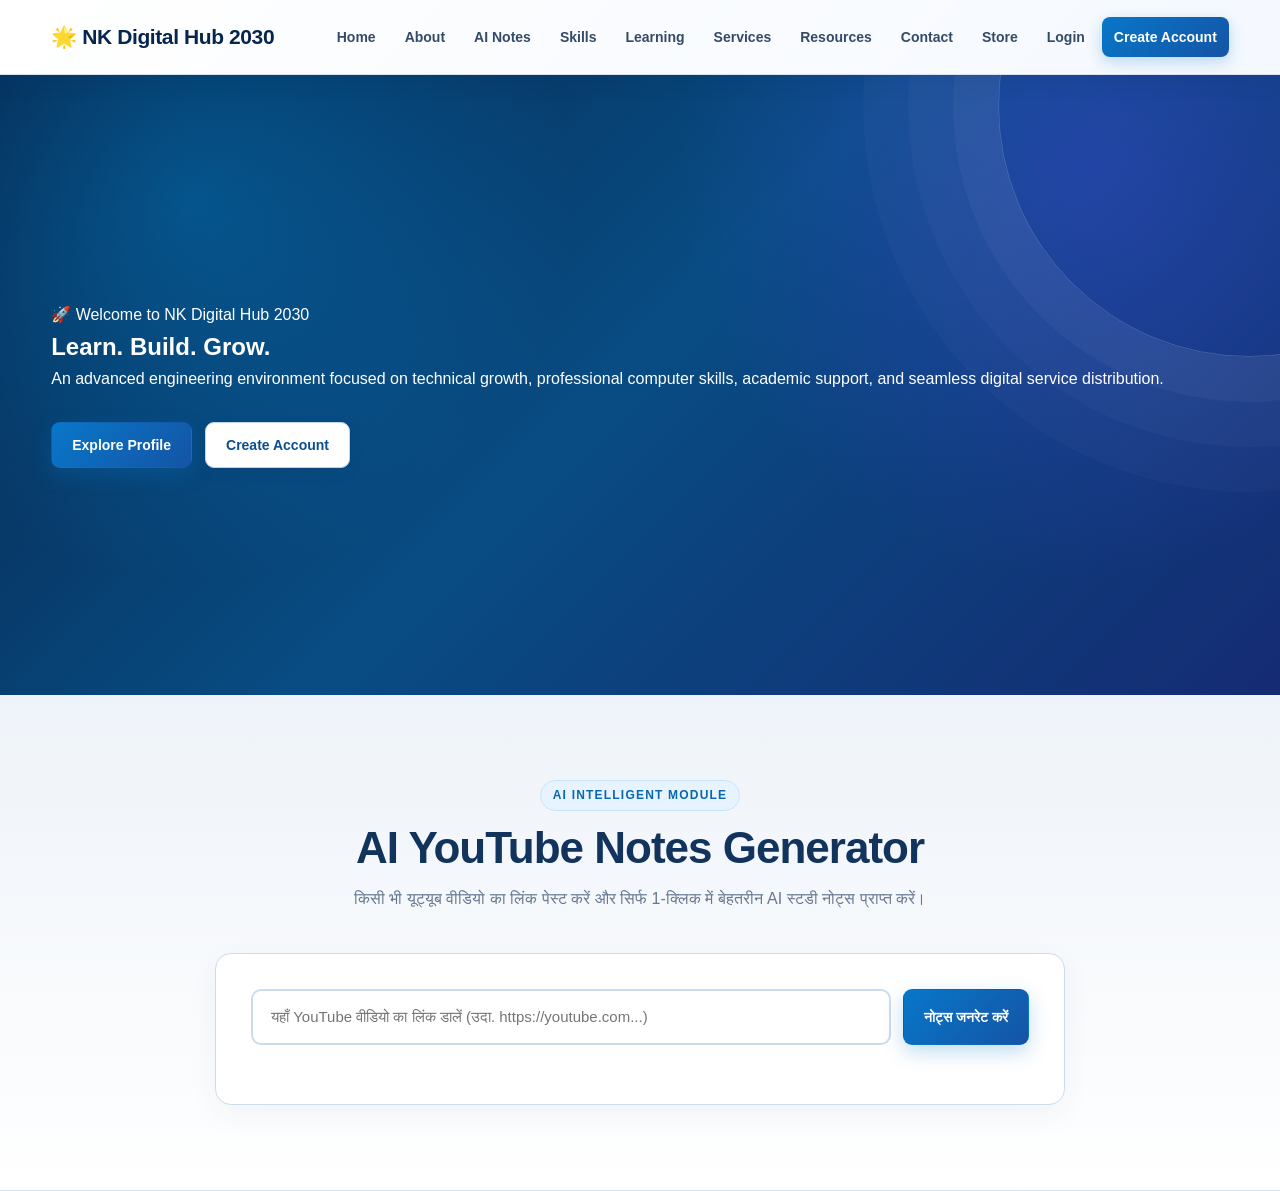
<file: index.html>
<!DOCTYPE html>
<html lang="en">
<head>
  <meta charset="UTF-8">
  <meta name="viewport" content="width=device-width, initial-scale=1.0">
  <meta name="description" content="NK Digital Hub 2030 - Premium educational resources, comprehensive computer skill modules, and essential online utilities led by Narendra Kumar.">
  <meta name="author" content="Narendra Kumar">
  <title>NK Digital Hub 2030 | Narendra Kumar</title>
  
  <!-- EMBEDDED SYSTEM BLUEPRINT CSS -->
  <style>
    :root {
      --primary-color: #06264d;
      --secondary-color: #0877c9;
      --dark-accent: #123b68;
      --text-main: #172033;
      --text-muted: #64778e;
      --bg-main: #eef3f9;
      --bg-card: #ffffff;
      --border-color: #cbdced;
      --transition-smooth: 0.25s cubic-bezier(0.4, 0, 0.2, 1);
    }

    * {
      margin: 0;
      padding: 0;
      box-sizing: border-box;
    }

    html {
      scroll-behavior: smooth;
      scroll-padding-top: 85px;
    }

    body {
      font-family: "Segoe UI", Inter, Roboto, Arial, sans-serif;
      color: var(--text-main);
      background: var(--bg-main);
      line-height: 1.6;
      min-height: 100vh;
    }

    a {
      color: inherit;
      text-decoration: none;
    }

    button, input {
      font: inherit;
    }

    .container {
      width: min(1180px, 92%);
      margin: 0 auto;
    }

    .site-header {
      position: sticky;
      top: 0;
      z-index: 9999;
      background: linear-gradient(135deg, #ffffff, #f4f8ff);
      border-bottom: 1px solid #d7e2f0;
      box-shadow: 0 5px 22px rgba(15, 45, 80, 0.10);
    }

    .nav-container {
      min-height: 74px;
      display: flex;
      align-items: center;
      justify-content: space-between;
      gap: 20px;
    }

    .logo {
      display: inline-flex;
      align-items: center;
      color: var(--primary-color);
      font-size: 21px;
      font-weight: 800;
      white-space: nowrap;
      letter-spacing: -0.4px;
      transition: color var(--transition-smooth);
    }

    .logo:hover {
      color: var(--secondary-color);
    }

    .nav-menu {
      display: flex;
      align-items: center;
      justify-content: flex-end;
      flex-wrap: wrap;
      gap: 5px;
    }

    .nav-menu a {
      color: #344b68;
      font-size: 14px;
      font-weight: 700;
      padding: 9px 12px;
      border-radius: 8px;
      transition: all var(--transition-smooth);
    }

    .nav-menu a:hover {
      color: #ffffff;
      background: linear-gradient(135deg, var(--secondary-color), #1554a5);
    }

    .nav-signup {
      color: #ffffff !important;
      background: linear-gradient(135deg, var(--secondary-color), #1554a5) !important;
      box-shadow: 0 5px 15px rgba(8, 119, 201, 0.25);
    }

    .nav-signup:hover {
      transform: translateY(-1px);
      box-shadow: 0 8px 20px rgba(8, 119, 201, 0.35);
    }

    .hero-section {
      position: relative;
      overflow: hidden;
      min-height: 620px;
      display: flex;
      align-items: center;
      padding: 95px 0;
      color: #ffffff;
      background:
        radial-gradient(circle at 15% 20%, rgba(0, 170, 255, 0.28), transparent 32%),
        radial-gradient(circle at 85% 15%, rgba(87, 74, 255, 0.30), transparent 34%),
        linear-gradient(135deg, var(--primary-color) 0%, #084c83 48%, #152b73 100%);
    }

    .hero-section::before {
      content: "";
      position: absolute;
      width: 500px;
      height: 500px;
      right: -220px;
      top: -220px;
      border-radius: 50%;
      border: 1px solid rgba(255, 255, 255, 0.18);
      box-shadow:
        0 0 0 45px rgba(255, 255, 255, 0.035),
        0 0 0 90px rgba(255, 255, 255, 0.025),
        0 0 0 135px rgba(255, 255, 255, 0.018);
    }

    .btn {
      display: inline-flex;
      align-items: center;
      justify-content: center;
      min-height: 46px;
      padding: 11px 20px;
      border: 1px solid transparent;
      border-radius: 9px;
      font-size: 14px;
      font-weight: 800;
      cursor: pointer;
      transition: all var(--transition-smooth);
    }

    .btn:hover { transform: translateY(-2px); }
    .btn-primary { color: #ffffff; background: linear-gradient(135deg, var(--secondary-color), #1554a5); box-shadow: 0 7px 20px rgba(8, 119, 201, 0.25); }
    .btn-secondary { color: #0b4e91; background: #ffffff; border-color: #bcd4ed; box-shadow: 0 5px 15px rgba(20, 50, 90, 0.08); }
    .btn-secondary:hover { color: #06457f; background: #edf7ff; border-color: #78b9e9; }
    
    .hero-buttons { display: flex; align-items: center; flex-wrap: wrap; gap: 13px; margin-top: 30px; }
    .content-section { position: relative; padding: 85px 0; border-bottom: 1px solid #d9e3ef; }
    .content-section:nth-of-type(even) { background: #f8fbff; }
    .section-heading { max-width: 780px; margin: 0 auto 42px; text-align: center; }
    
    .section-heading > span {
      display: inline-block; padding: 5px 12px; margin-bottom: 12px; border-radius: 999px;
      color: #0868ae; background: #e7f4ff; border: 1px solid #c6e5fa; font-size: 12px; font-weight: 900;
      text-transform: uppercase; letter-spacing: 1.2px;
    }

    .section-heading h2 { margin-bottom: 12px; color: #12345c; font-size: clamp(30px, 5vw, 44px); line-height: 1.15; letter-spacing: -1px; }
    .section-heading p { color: #657891; font-size: 16px; }

    /* AI Notes Section Styles Custom Integration */
    .notes-input-wrapper {
      display: flex;
      gap: 12px;
      margin-bottom: 24px;
      flex-wrap: wrap;
    }
    .notes-input {
      flex: 1;
      min-width: 280px;
      padding: 14px 18px;
      border: 2px solid var(--border-color);
      border-radius: 10px;
      font-size: 15px;
      outline: none;
      background: #ffffff;
      color: var(--text-main);
      transition: border-color var(--transition-smooth);
    }
    .notes-input:focus { border-color: var(--secondary-color); }
    
    .loader-spinner {
      border: 4px solid #eef3f9;
      border-top: 4px solid var(--secondary-color);
      border-radius: 50%;
      width: 35px;
      height: 35px;
      animation: spin 1s linear infinite;
      margin: 0 auto 12px auto;
    }
    
    .notes-result-box {
      display: none;
      text-align: left;
      margin-top: 35px;
      padding: 30px;
      background: #ffffff;
      border-left: 5px solid var(--secondary-color);
      border-radius: 8px;
      box-shadow: 0 5px 20px rgba(0,0,0,0.03);
      max-height: 550px;
      overflow-y: auto;
    }

    @keyframes spin {
      0% { transform: rotate(0deg); }
      100% { transform: rotate(360deg); }
    }

    @media (max-width: 768px) {
      .nav-container { flex-direction: column; padding: 15px 0; gap: 15px; }
      .nav-menu { justify-content: center; width: 100%; }
      .hero-text h1 { font-size: 46px; }
      .hero-buttons { justify-content: center; }
      .notes-input-wrapper { flex-direction: column; }
      .notes-input-wrapper .btn { width: 100%; }
    }
  </style>
</head>
<body>

  <header class="site-header">
    <div class="container nav-container">
      <a href="index.html" class="logo">🌟 NK Digital Hub 2030</a>
      <nav class="nav-menu">
        <a href="index.html">Home</a>
        <a href="#about">About</a>
        <a href="#youtube-notes">AI Notes</a>
        <a href="#skills">Skills</a>
        <a href="#learning">Learning</a>
        <a href="#services">Services</a>
        <a href="#resources">Resources</a>
        <a href="#contact">Contact</a>
        <a href="https://nkdigitalhub.store" target="_blank" rel="noopener noreferrer">Store</a>
        <a href="login.html">Login</a>
        <a href="signup.html" class="nav-signup">Create Account</a>
      </nav>
    </div>
  </header>

  <main>
    <!-- HOME HERO SECTION -->
    <section id="home" class="hero-section">
      <div class="container hero-content">
        <div class="hero-text">
          <span class="hero-badge">🚀 Welcome to NK Digital Hub 2030</span>
          <h1>Learn. <span>Build.</span> Grow.</h1>
          <p>An advanced engineering environment focused on technical growth, professional computer skills, academic support, and seamless digital service distribution.</p>
          <div class="hero-buttons">
            <a href="#about" class="btn btn-primary">Explore Profile</a>
            <a href="signup.html" class="btn btn-secondary">Create Account</a>
          </div>
        </div>
      </div>
    </section>

    <!-- NEW SECTION: AI YOUTUBE NOTES GENERATOR -->
    <section id="youtube-notes" class="content-section" style="background: linear-gradient(180deg, #eef3f9 0%, #ffffff 100%);">
      <div class="container">
        <div class="section-heading">
          <span>AI Intelligent Module</span>
          <h2>AI YouTube Notes Generator</h2>
          <p>किसी भी यूट्यूब वीडियो का लिंक पेस्ट करें और सिर्फ 1-क्लिक में बेहतरीन AI स्टडी नोट्स प्राप्त करें।</p>
        </div>

        <div style="max-width: 850px; margin: 0 auto; background: #ffffff; padding: 35px; border-radius: 16px; border: 1px solid var(--border-color); box-shadow: 0 10px 30px rgba(22, 57, 91, 0.05);">
          
          <div class="notes-input-wrapper">
            <input type="text" id="ytUrlInput" class="notes-input" placeholder="यहाँ YouTube वीडियो का लिंक डालें (उदा. https://youtube.com...)">
            <button onclick="generateVideoNotes()" id="genNotesBtn" class="btn btn-primary">नोट्स जनरेट करें</button>
          </div>

          <!-- Loading Spinner -->
          <div id="notesLoader" style="display: none; margin: 30px 0; text-align: center;">
            <div class="loader-spinner"></div>
            <p style="color: var(--primary-color); font-weight: 600;">NK Digital Hub AI वीडियो से नोट्स तैयार कर रहा है... कृपया 15-20 सेकंड प्रतीक्षा करें।</p>
          </div>

          <!-- Output Box -->
          <div id="notesResultBox" class="notes-result-box">
</file>
